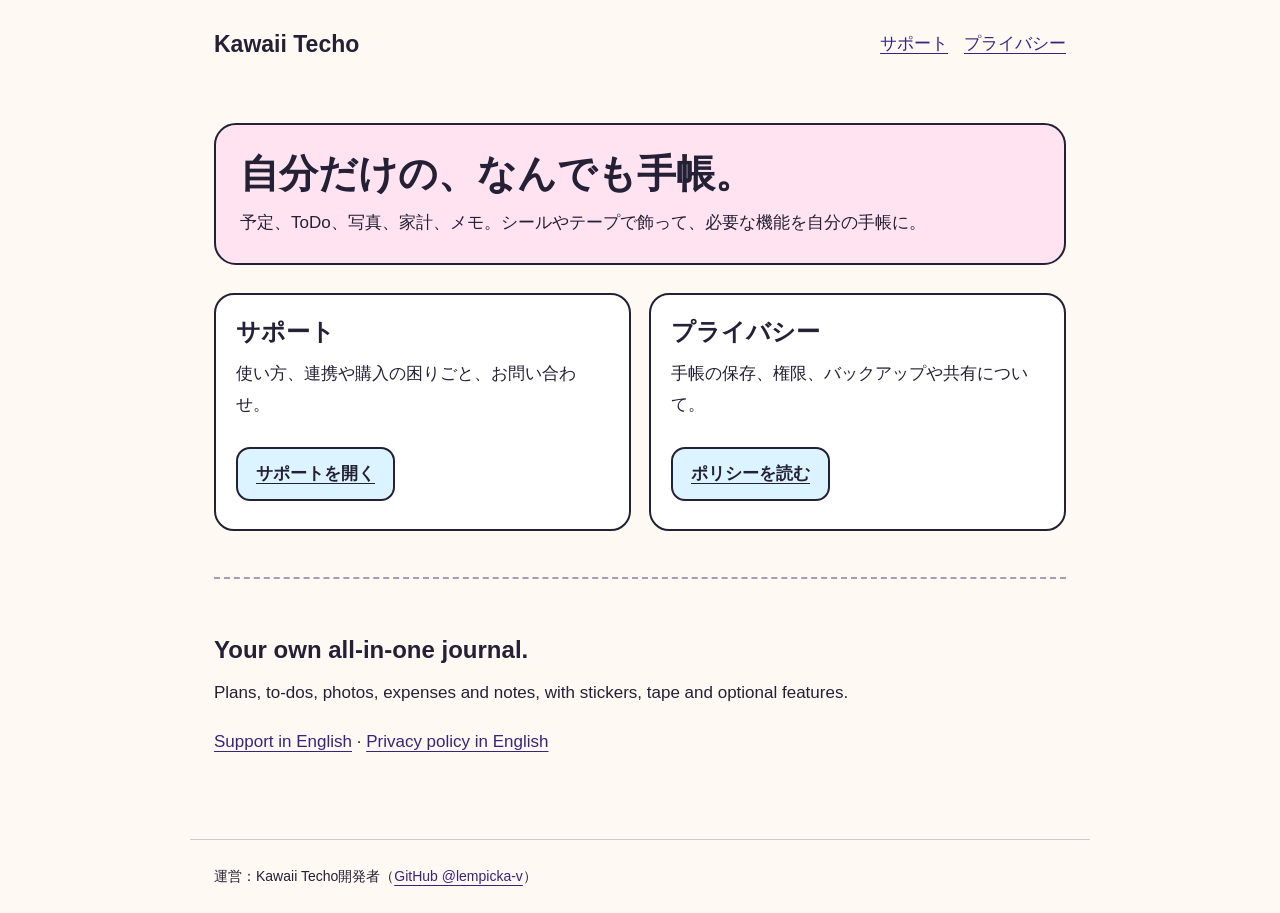
<file: index.html>
<!doctype html>
<html lang="ja"><head><meta charset="utf-8"><meta name="viewport" content="width=device-width, initial-scale=1"><title>Kawaii Techo | サポートとプライバシー</title><meta name="description" content="Kawaii Techoの使い方、お問い合わせ、プライバシーポリシー。"><link rel="stylesheet" href="styles.css"></head>
<body><header><a class="brand" href="./">Kawaii Techo</a><nav aria-label="ページ"><a href="support/">サポート</a><a href="privacy/">プライバシー</a></nav></header><main>
<div class="hero"><h1>自分だけの、なんでも手帳。</h1><p>予定、ToDo、写真、家計、メモ。シールやテープで飾って、必要な機能を自分の手帳に。</p></div>
<div class="cards"><section class="card"><h2>サポート</h2><p>使い方、連携や購入の困りごと、お問い合わせ。</p><a class="button" href="support/">サポートを開く</a></section><section class="card"><h2>プライバシー</h2><p>手帳の保存、権限、バックアップや共有について。</p><a class="button" href="privacy/">ポリシーを読む</a></section></div>
<section lang="en" class="english"><h2>Your own all-in-one journal.</h2><p>Plans, to-dos, photos, expenses and notes, with stickers, tape and optional features.</p><p><a href="support/#en">Support in English</a> · <a href="privacy/#en">Privacy policy in English</a></p></section>
</main><footer>運営：Kawaii Techo開発者（<a href="https://github.com/lempicka-v">GitHub @lempicka-v</a>）</footer></body></html>
</file>
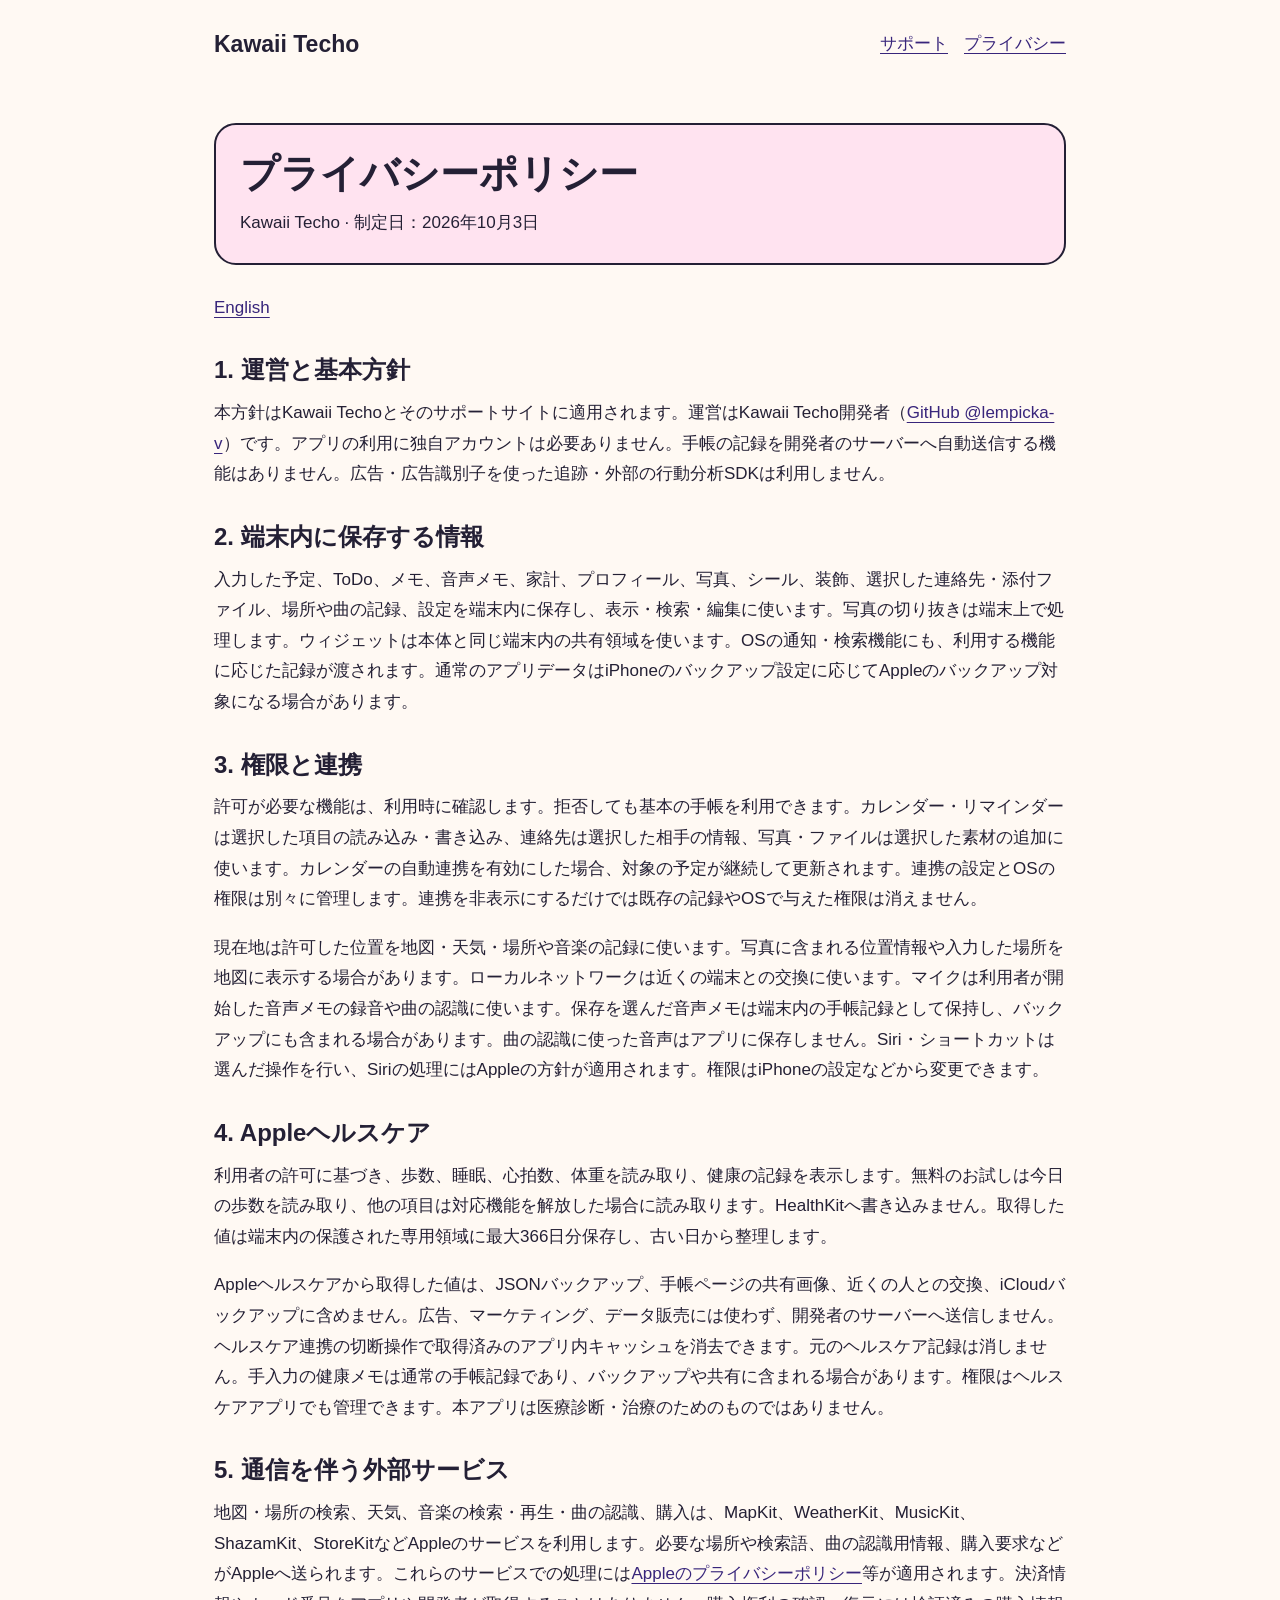
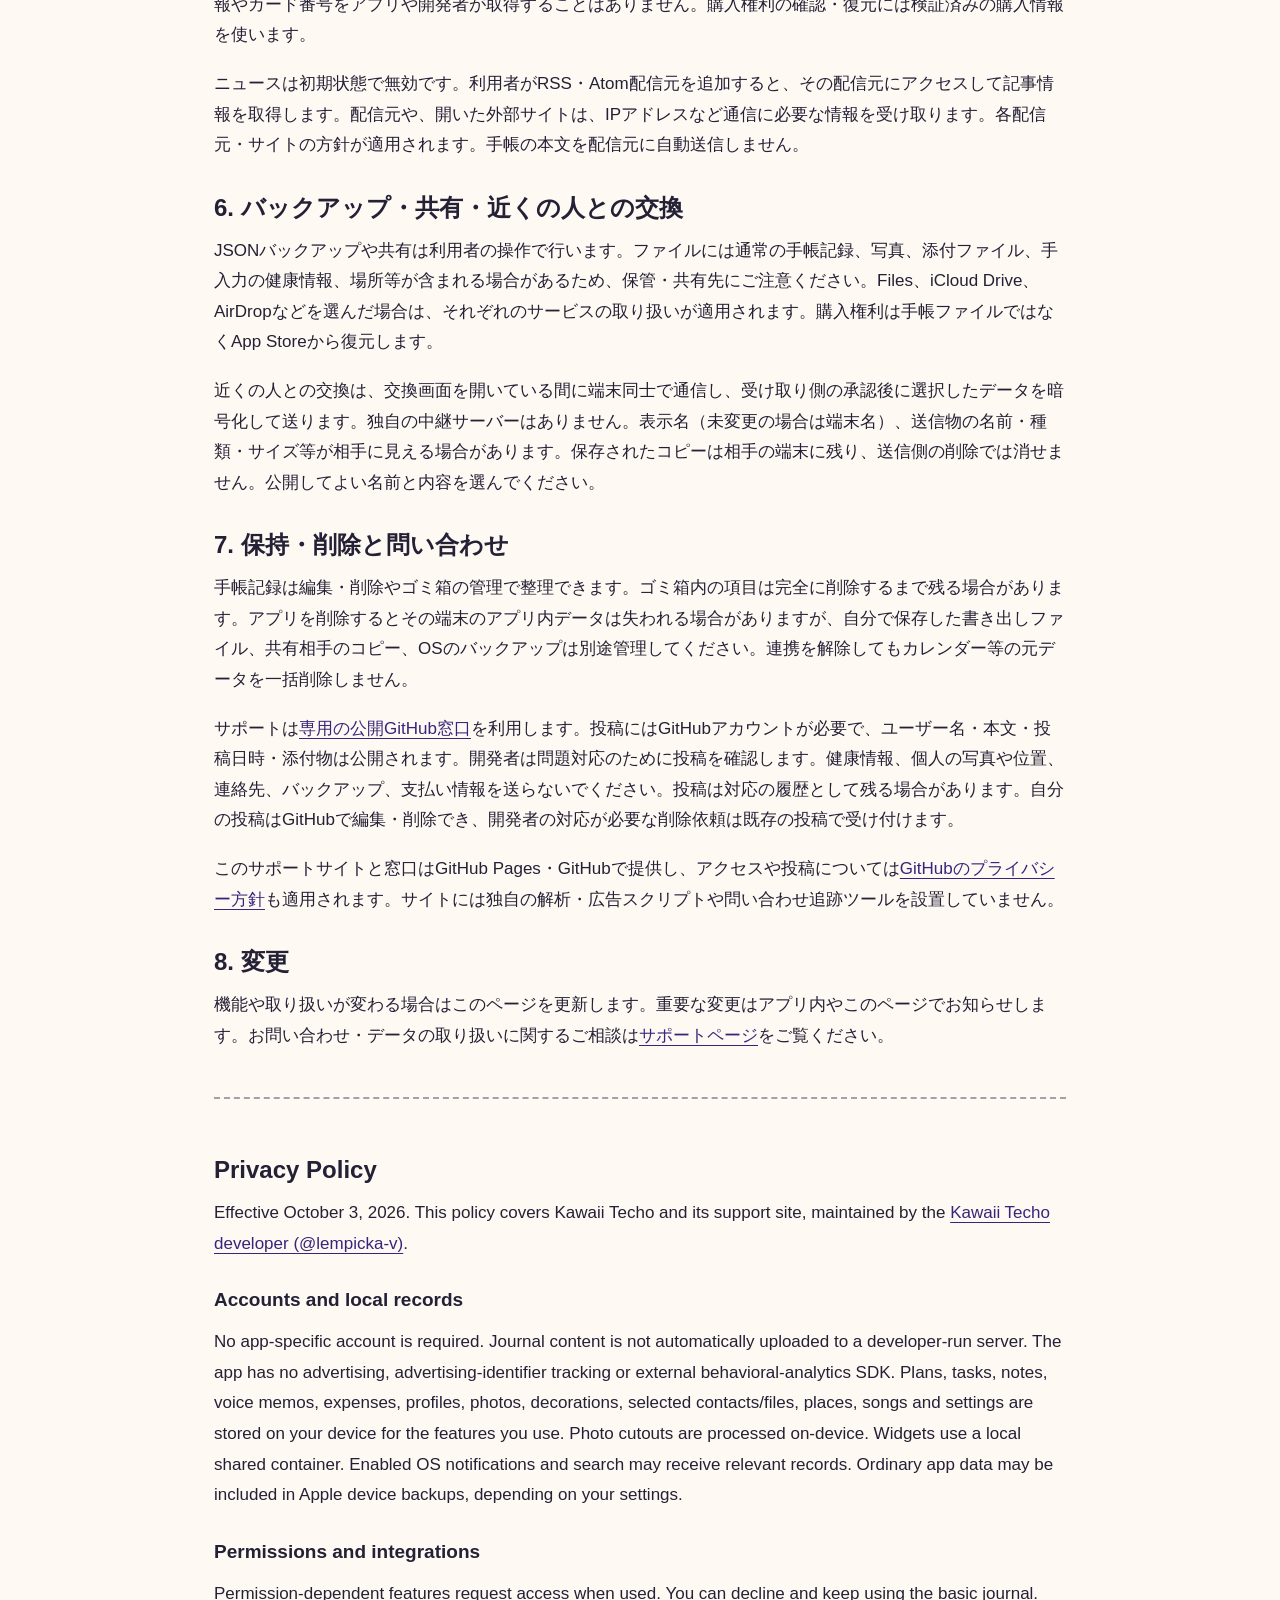
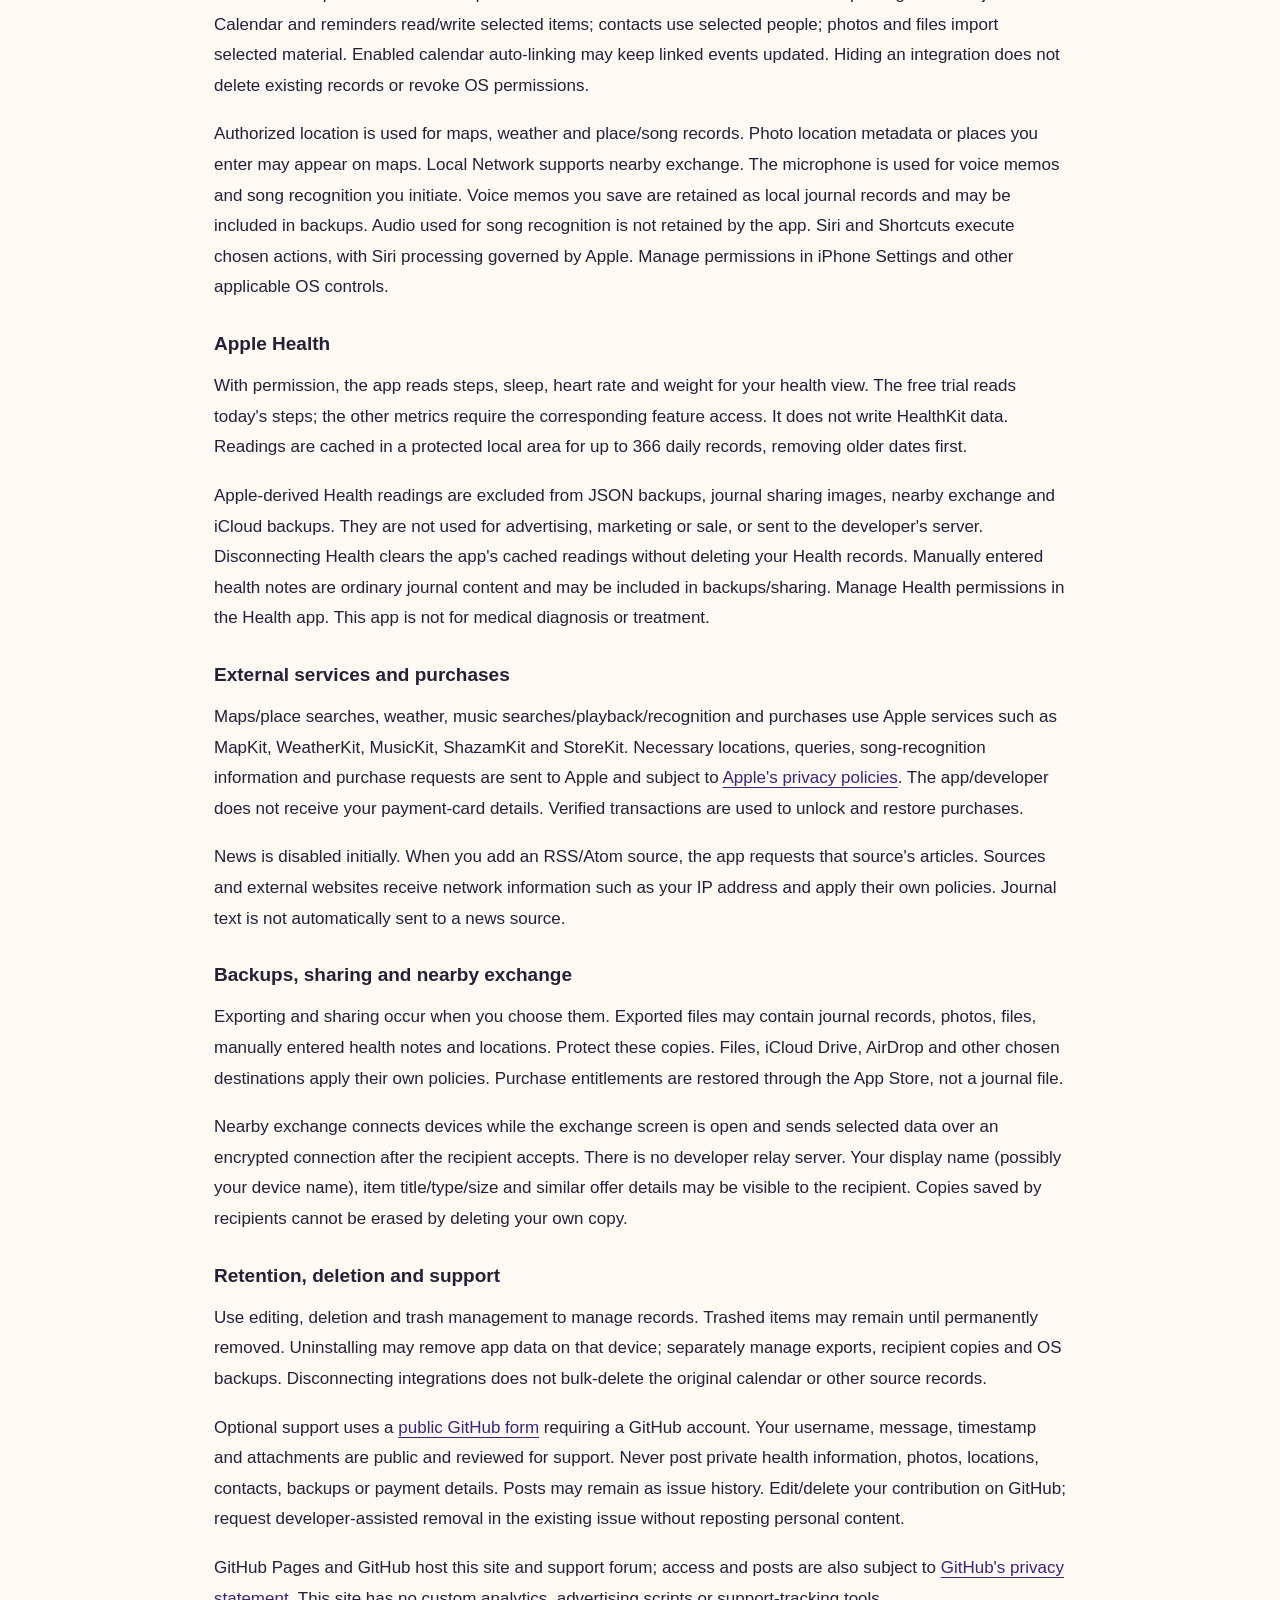
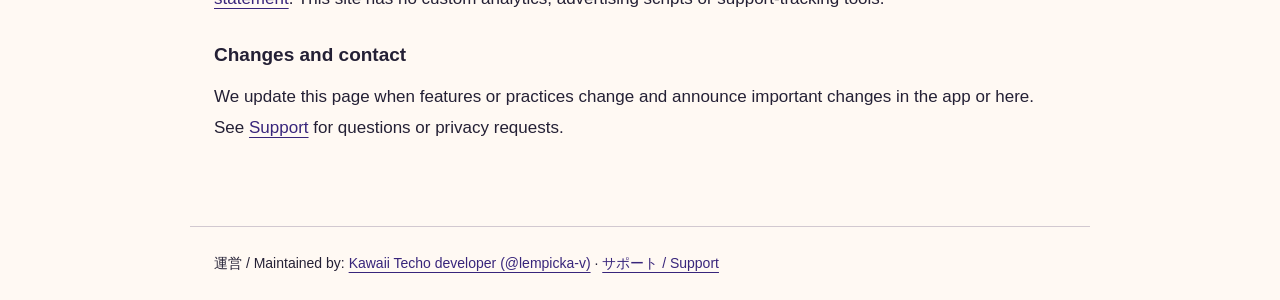
<file: privacy/index.html>
<!doctype html>
<html lang="ja"><head><meta charset="utf-8"><meta name="viewport" content="width=device-width, initial-scale=1"><title>Kawaii Techo プライバシーポリシー / Privacy Policy</title><meta name="description" content="Kawaii Techoのデータ保存、ヘルスケア、権限、共有、購入とお問い合わせに関する方針。"><link rel="stylesheet" href="../styles.css"></head>
<body><header><a class="brand" href="../">Kawaii Techo</a><nav aria-label="ページ"><a href="../support/">サポート</a><a href="./">プライバシー</a></nav></header><main>
<div class="hero"><h1>プライバシーポリシー</h1><p>Kawaii Techo · 制定日：2026年10月3日</p></div><p class="language"><a href="#en" lang="en">English</a></p>
<h2>1. 運営と基本方針</h2><p>本方針はKawaii Techoとそのサポートサイトに適用されます。運営はKawaii Techo開発者（<a href="https://github.com/lempicka-v">GitHub @lempicka-v</a>）です。アプリの利用に独自アカウントは必要ありません。手帳の記録を開発者のサーバーへ自動送信する機能はありません。広告・広告識別子を使った追跡・外部の行動分析SDKは利用しません。</p>
<h2>2. 端末内に保存する情報</h2><p>入力した予定、ToDo、メモ、音声メモ、家計、プロフィール、写真、シール、装飾、選択した連絡先・添付ファイル、場所や曲の記録、設定を端末内に保存し、表示・検索・編集に使います。写真の切り抜きは端末上で処理します。ウィジェットは本体と同じ端末内の共有領域を使います。OSの通知・検索機能にも、利用する機能に応じた記録が渡されます。通常のアプリデータはiPhoneのバックアップ設定に応じてAppleのバックアップ対象になる場合があります。</p>
<h2>3. 権限と連携</h2><p>許可が必要な機能は、利用時に確認します。拒否しても基本の手帳を利用できます。カレンダー・リマインダーは選択した項目の読み込み・書き込み、連絡先は選択した相手の情報、写真・ファイルは選択した素材の追加に使います。カレンダーの自動連携を有効にした場合、対象の予定が継続して更新されます。連携の設定とOSの権限は別々に管理します。連携を非表示にするだけでは既存の記録やOSで与えた権限は消えません。</p>
<p>現在地は許可した位置を地図・天気・場所や音楽の記録に使います。写真に含まれる位置情報や入力した場所を地図に表示する場合があります。ローカルネットワークは近くの端末との交換に使います。マイクは利用者が開始した音声メモの録音や曲の認識に使います。保存を選んだ音声メモは端末内の手帳記録として保持し、バックアップにも含まれる場合があります。曲の認識に使った音声はアプリに保存しません。Siri・ショートカットは選んだ操作を行い、Siriの処理にはAppleの方針が適用されます。権限はiPhoneの設定などから変更できます。</p>
<h2>4. Appleヘルスケア</h2><p>利用者の許可に基づき、歩数、睡眠、心拍数、体重を読み取り、健康の記録を表示します。無料のお試しは今日の歩数を読み取り、他の項目は対応機能を解放した場合に読み取ります。HealthKitへ書き込みません。取得した値は端末内の保護された専用領域に最大366日分保存し、古い日から整理します。</p>
<p>Appleヘルスケアから取得した値は、JSONバックアップ、手帳ページの共有画像、近くの人との交換、iCloudバックアップに含めません。広告、マーケティング、データ販売には使わず、開発者のサーバーへ送信しません。ヘルスケア連携の切断操作で取得済みのアプリ内キャッシュを消去できます。元のヘルスケア記録は消しません。手入力の健康メモは通常の手帳記録であり、バックアップや共有に含まれる場合があります。権限はヘルスケアアプリでも管理できます。本アプリは医療診断・治療のためのものではありません。</p>
<h2>5. 通信を伴う外部サービス</h2><p>地図・場所の検索、天気、音楽の検索・再生・曲の認識、購入は、MapKit、WeatherKit、MusicKit、ShazamKit、StoreKitなどAppleのサービスを利用します。必要な場所や検索語、曲の認識用情報、購入要求などがAppleへ送られます。これらのサービスでの処理には<a href="https://www.apple.com/legal/privacy/">Appleのプライバシーポリシー</a>等が適用されます。決済情報やカード番号をアプリや開発者が取得することはありません。購入権利の確認・復元には検証済みの購入情報を使います。</p>
<p>ニュースは初期状態で無効です。利用者がRSS・Atom配信元を追加すると、その配信元にアクセスして記事情報を取得します。配信元や、開いた外部サイトは、IPアドレスなど通信に必要な情報を受け取ります。各配信元・サイトの方針が適用されます。手帳の本文を配信元に自動送信しません。</p>
<h2>6. バックアップ・共有・近くの人との交換</h2><p>JSONバックアップや共有は利用者の操作で行います。ファイルには通常の手帳記録、写真、添付ファイル、手入力の健康情報、場所等が含まれる場合があるため、保管・共有先にご注意ください。Files、iCloud Drive、AirDropなどを選んだ場合は、それぞれのサービスの取り扱いが適用されます。購入権利は手帳ファイルではなくApp Storeから復元します。</p>
<p>近くの人との交換は、交換画面を開いている間に端末同士で通信し、受け取り側の承認後に選択したデータを暗号化して送ります。独自の中継サーバーはありません。表示名（未変更の場合は端末名）、送信物の名前・種類・サイズ等が相手に見える場合があります。保存されたコピーは相手の端末に残り、送信側の削除では消せません。公開してよい名前と内容を選んでください。</p>
<h2>7. 保持・削除と問い合わせ</h2><p>手帳記録は編集・削除やゴミ箱の管理で整理できます。ゴミ箱内の項目は完全に削除するまで残る場合があります。アプリを削除するとその端末のアプリ内データは失われる場合がありますが、自分で保存した書き出しファイル、共有相手のコピー、OSのバックアップは別途管理してください。連携を解除してもカレンダー等の元データを一括削除しません。</p>
<p>サポートは<a href="../support/">専用の公開GitHub窓口</a>を利用します。投稿にはGitHubアカウントが必要で、ユーザー名・本文・投稿日時・添付物は公開されます。開発者は問題対応のために投稿を確認します。健康情報、個人の写真や位置、連絡先、バックアップ、支払い情報を送らないでください。投稿は対応の履歴として残る場合があります。自分の投稿はGitHubで編集・削除でき、開発者の対応が必要な削除依頼は既存の投稿で受け付けます。</p>
<p>このサポートサイトと窓口はGitHub Pages・GitHubで提供し、アクセスや投稿については<a href="https://docs.github.com/en/site-policy/privacy-policies/github-general-privacy-statement">GitHubのプライバシー方針</a>も適用されます。サイトには独自の解析・広告スクリプトや問い合わせ追跡ツールを設置していません。</p>
<h2>8. 変更</h2><p>機能や取り扱いが変わる場合はこのページを更新します。重要な変更はアプリ内やこのページでお知らせします。お問い合わせ・データの取り扱いに関するご相談は<a href="../support/">サポートページ</a>をご覧ください。</p>
<section lang="en" id="en" class="english"><h2>Privacy Policy</h2><p>Effective October 3, 2026. This policy covers Kawaii Techo and its support site, maintained by the <a href="https://github.com/lempicka-v">Kawaii Techo developer (@lempicka-v)</a>.</p>
<h3>Accounts and local records</h3><p>No app-specific account is required. Journal content is not automatically uploaded to a developer-run server. The app has no advertising, advertising-identifier tracking or external behavioral-analytics SDK. Plans, tasks, notes, voice memos, expenses, profiles, photos, decorations, selected contacts/files, places, songs and settings are stored on your device for the features you use. Photo cutouts are processed on-device. Widgets use a local shared container. Enabled OS notifications and search may receive relevant records. Ordinary app data may be included in Apple device backups, depending on your settings.</p>
<h3>Permissions and integrations</h3><p>Permission-dependent features request access when used. You can decline and keep using the basic journal. Calendar and reminders read/write selected items; contacts use selected people; photos and files import selected material. Enabled calendar auto-linking may keep linked events updated. Hiding an integration does not delete existing records or revoke OS permissions.</p><p>Authorized location is used for maps, weather and place/song records. Photo location metadata or places you enter may appear on maps. Local Network supports nearby exchange. The microphone is used for voice memos and song recognition you initiate. Voice memos you save are retained as local journal records and may be included in backups. Audio used for song recognition is not retained by the app. Siri and Shortcuts execute chosen actions, with Siri processing governed by Apple. Manage permissions in iPhone Settings and other applicable OS controls.</p>
<h3>Apple Health</h3><p>With permission, the app reads steps, sleep, heart rate and weight for your health view. The free trial reads today's steps; the other metrics require the corresponding feature access. It does not write HealthKit data. Readings are cached in a protected local area for up to 366 daily records, removing older dates first.</p><p>Apple-derived Health readings are excluded from JSON backups, journal sharing images, nearby exchange and iCloud backups. They are not used for advertising, marketing or sale, or sent to the developer's server. Disconnecting Health clears the app's cached readings without deleting your Health records. Manually entered health notes are ordinary journal content and may be included in backups/sharing. Manage Health permissions in the Health app. This app is not for medical diagnosis or treatment.</p>
<h3>External services and purchases</h3><p>Maps/place searches, weather, music searches/playback/recognition and purchases use Apple services such as MapKit, WeatherKit, MusicKit, ShazamKit and StoreKit. Necessary locations, queries, song-recognition information and purchase requests are sent to Apple and subject to <a href="https://www.apple.com/legal/privacy/">Apple's privacy policies</a>. The app/developer does not receive your payment-card details. Verified transactions are used to unlock and restore purchases.</p><p>News is disabled initially. When you add an RSS/Atom source, the app requests that source's articles. Sources and external websites receive network information such as your IP address and apply their own policies. Journal text is not automatically sent to a news source.</p>
<h3>Backups, sharing and nearby exchange</h3><p>Exporting and sharing occur when you choose them. Exported files may contain journal records, photos, files, manually entered health notes and locations. Protect these copies. Files, iCloud Drive, AirDrop and other chosen destinations apply their own policies. Purchase entitlements are restored through the App Store, not a journal file.</p><p>Nearby exchange connects devices while the exchange screen is open and sends selected data over an encrypted connection after the recipient accepts. There is no developer relay server. Your display name (possibly your device name), item title/type/size and similar offer details may be visible to the recipient. Copies saved by recipients cannot be erased by deleting your own copy.</p>
<h3>Retention, deletion and support</h3><p>Use editing, deletion and trash management to manage records. Trashed items may remain until permanently removed. Uninstalling may remove app data on that device; separately manage exports, recipient copies and OS backups. Disconnecting integrations does not bulk-delete the original calendar or other source records.</p><p>Optional support uses a <a href="../support/#en">public GitHub form</a> requiring a GitHub account. Your username, message, timestamp and attachments are public and reviewed for support. Never post private health information, photos, locations, contacts, backups or payment details. Posts may remain as issue history. Edit/delete your contribution on GitHub; request developer-assisted removal in the existing issue without reposting personal content.</p><p>GitHub Pages and GitHub host this site and support forum; access and posts are also subject to <a href="https://docs.github.com/en/site-policy/privacy-policies/github-general-privacy-statement">GitHub's privacy statement</a>. This site has no custom analytics, advertising scripts or support-tracking tools.</p>
<h3>Changes and contact</h3><p>We update this page when features or practices change and announce important changes in the app or here. See <a href="../support/#en">Support</a> for questions or privacy requests.</p></section>
</main><footer>運営 / Maintained by: <a href="https://github.com/lempicka-v">Kawaii Techo developer (@lempicka-v)</a> · <a href="../support/">サポート / Support</a></footer></body></html>
</file>
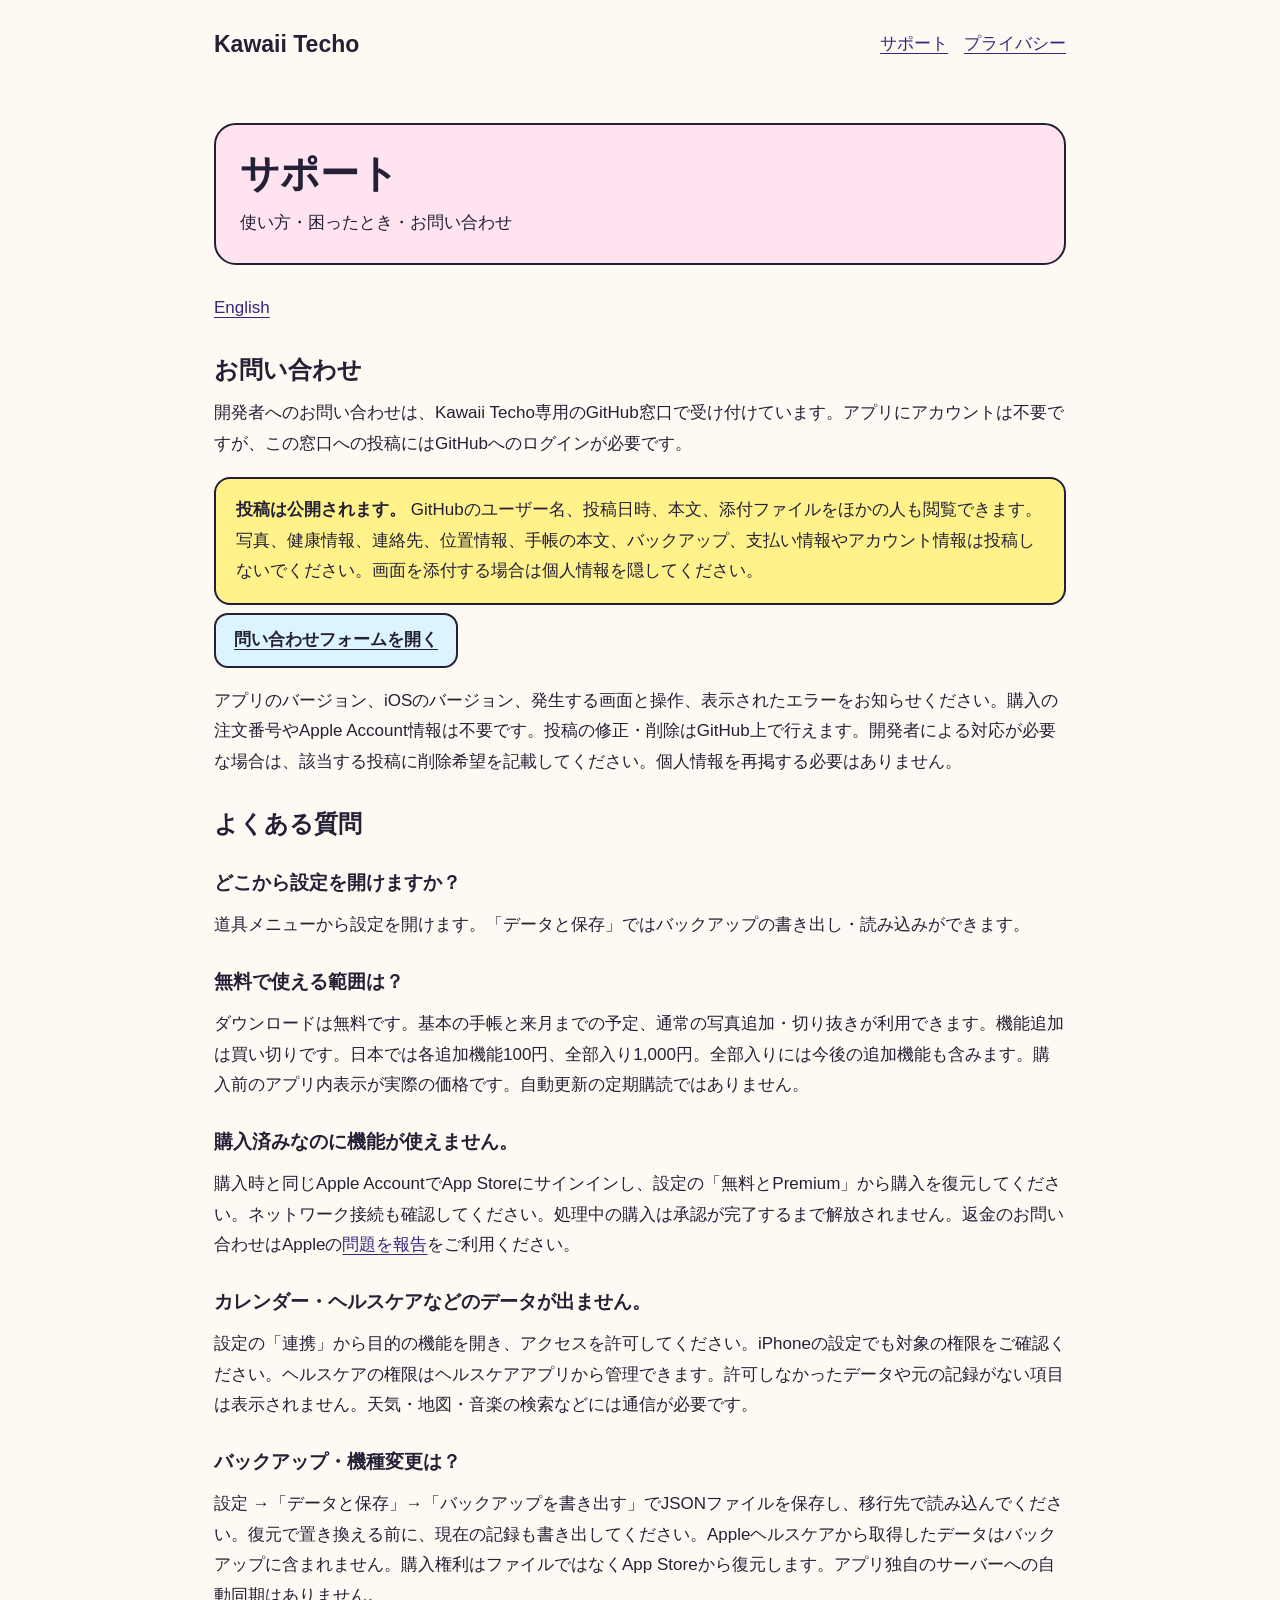
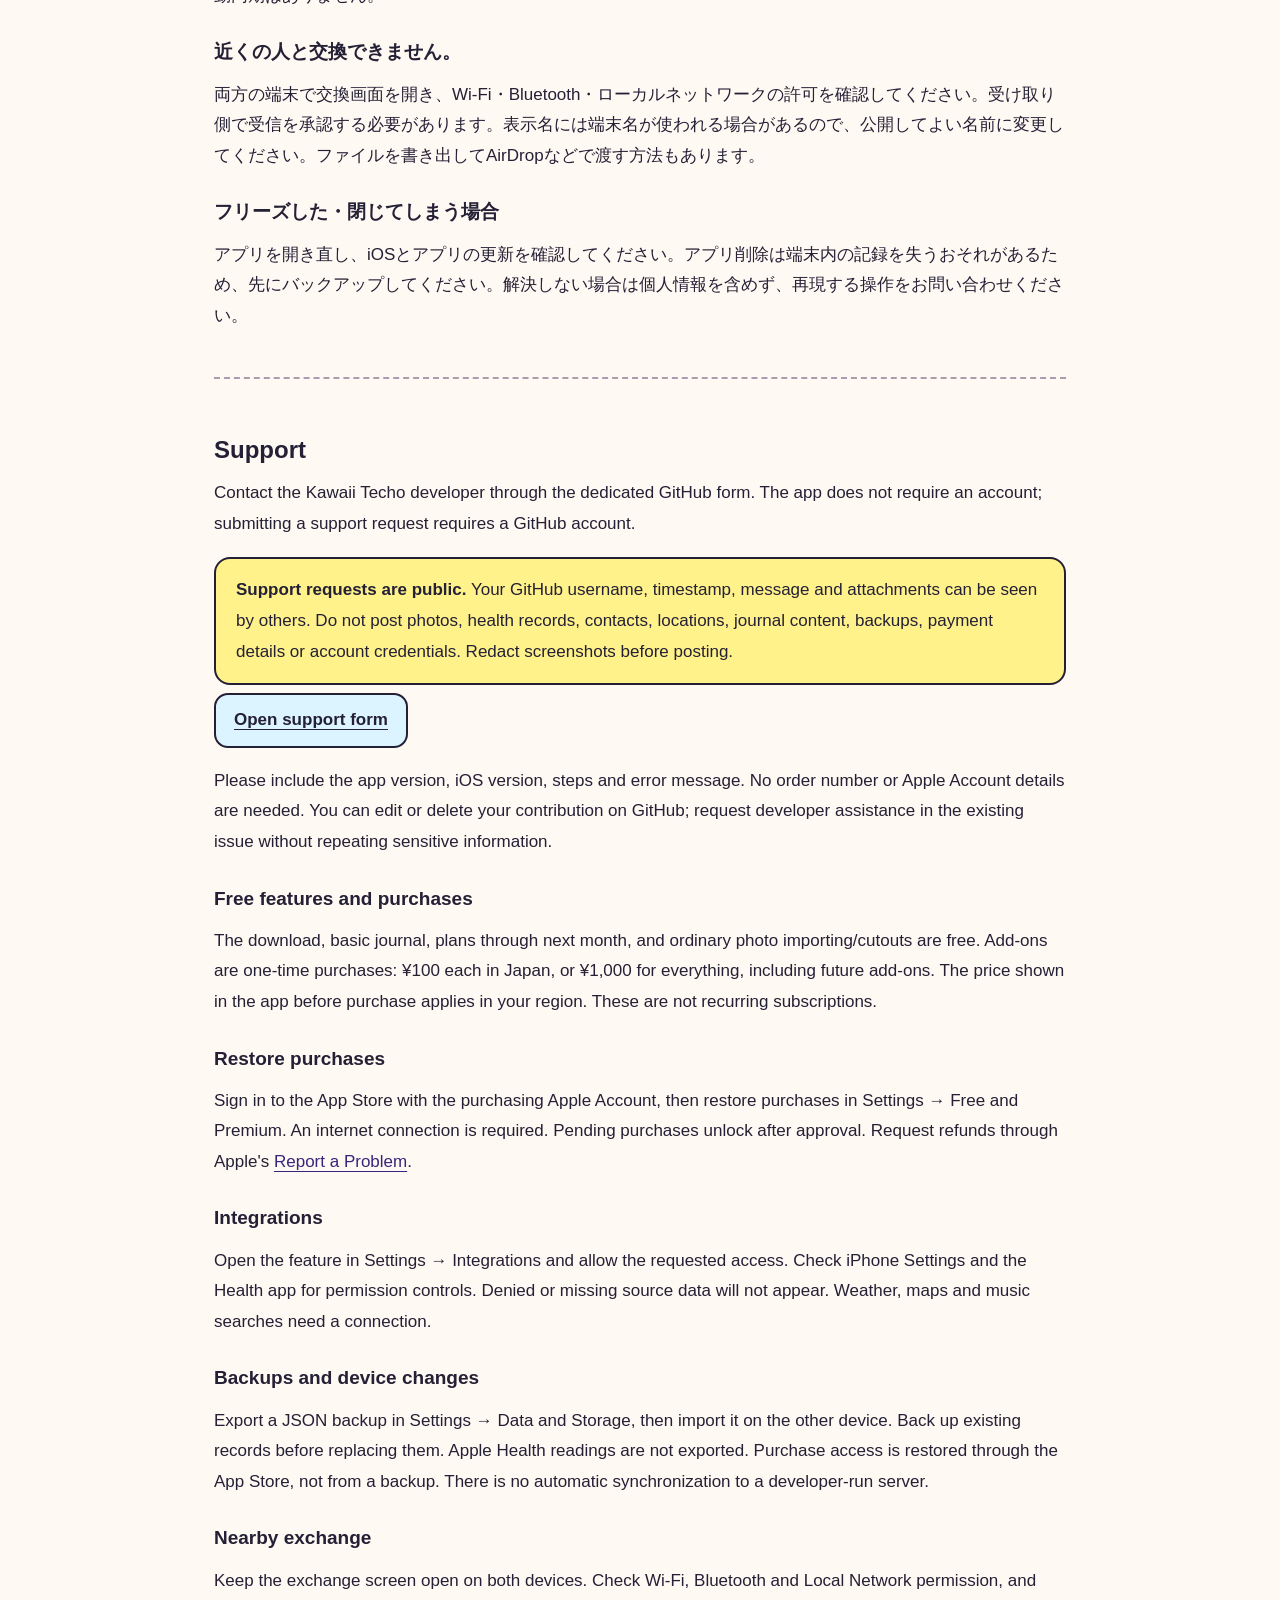
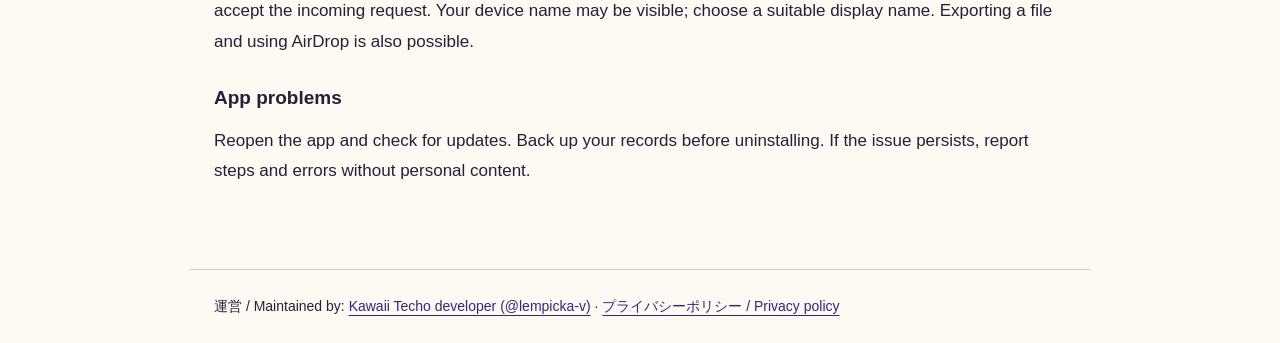
<file: support/index.html>
<!doctype html>
<html lang="ja"><head><meta charset="utf-8"><meta name="viewport" content="width=device-width, initial-scale=1"><title>Kawaii Techo サポート / Support</title><meta name="description" content="Kawaii Techoのヘルプ、購入の復元、連携、バックアップとお問い合わせ。"><link rel="stylesheet" href="../styles.css"></head>
<body><header><a class="brand" href="../">Kawaii Techo</a><nav aria-label="ページ"><a href="./">サポート</a><a href="../privacy/">プライバシー</a></nav></header><main>
<div class="hero"><h1>サポート</h1><p>使い方・困ったとき・お問い合わせ</p></div><p class="language"><a href="#en" lang="en">English</a></p>
<h2>お問い合わせ</h2><p>開発者へのお問い合わせは、Kawaii Techo専用のGitHub窓口で受け付けています。アプリにアカウントは不要ですが、この窓口への投稿にはGitHubへのログインが必要です。</p>
<div class="notice"><strong>投稿は公開されます。</strong> GitHubのユーザー名、投稿日時、本文、添付ファイルをほかの人も閲覧できます。写真、健康情報、連絡先、位置情報、手帳の本文、バックアップ、支払い情報やアカウント情報は投稿しないでください。画面を添付する場合は個人情報を隠してください。</div>
<a class="button" href="https://github.com/lempicka-v/kawaii-techo-support/issues/new?template=support.yml">問い合わせフォームを開く</a>
<p>アプリのバージョン、iOSのバージョン、発生する画面と操作、表示されたエラーをお知らせください。購入の注文番号やApple Account情報は不要です。投稿の修正・削除はGitHub上で行えます。開発者による対応が必要な場合は、該当する投稿に削除希望を記載してください。個人情報を再掲する必要はありません。</p>
<h2>よくある質問</h2>
<h3>どこから設定を開けますか？</h3><p>道具メニューから設定を開けます。「データと保存」ではバックアップの書き出し・読み込みができます。</p>
<h3>無料で使える範囲は？</h3><p>ダウンロードは無料です。基本の手帳と来月までの予定、通常の写真追加・切り抜きが利用できます。機能追加は買い切りです。日本では各追加機能100円、全部入り1,000円。全部入りには今後の追加機能も含みます。購入前のアプリ内表示が実際の価格です。自動更新の定期購読ではありません。</p>
<h3>購入済みなのに機能が使えません。</h3><p>購入時と同じApple AccountでApp Storeにサインインし、設定の「無料とPremium」から購入を復元してください。ネットワーク接続も確認してください。処理中の購入は承認が完了するまで解放されません。返金のお問い合わせはAppleの<a href="https://reportaproblem.apple.com/">問題を報告</a>をご利用ください。</p>
<h3>カレンダー・ヘルスケアなどのデータが出ません。</h3><p>設定の「連携」から目的の機能を開き、アクセスを許可してください。iPhoneの設定でも対象の権限をご確認ください。ヘルスケアの権限はヘルスケアアプリから管理できます。許可しなかったデータや元の記録がない項目は表示されません。天気・地図・音楽の検索などには通信が必要です。</p>
<h3>バックアップ・機種変更は？</h3><p>設定 →「データと保存」→「バックアップを書き出す」でJSONファイルを保存し、移行先で読み込んでください。復元で置き換える前に、現在の記録も書き出してください。Appleヘルスケアから取得したデータはバックアップに含まれません。購入権利はファイルではなくApp Storeから復元します。アプリ独自のサーバーへの自動同期はありません。</p>
<h3>近くの人と交換できません。</h3><p>両方の端末で交換画面を開き、Wi-Fi・Bluetooth・ローカルネットワークの許可を確認してください。受け取り側で受信を承認する必要があります。表示名には端末名が使われる場合があるので、公開してよい名前に変更してください。ファイルを書き出してAirDropなどで渡す方法もあります。</p>
<h3>フリーズした・閉じてしまう場合</h3><p>アプリを開き直し、iOSとアプリの更新を確認してください。アプリ削除は端末内の記録を失うおそれがあるため、先にバックアップしてください。解決しない場合は個人情報を含めず、再現する操作をお問い合わせください。</p>
<section lang="en" id="en" class="english"><h2>Support</h2><p>Contact the Kawaii Techo developer through the dedicated GitHub form. The app does not require an account; submitting a support request requires a GitHub account.</p>
<div class="notice"><strong>Support requests are public.</strong> Your GitHub username, timestamp, message and attachments can be seen by others. Do not post photos, health records, contacts, locations, journal content, backups, payment details or account credentials. Redact screenshots before posting.</div>
<a class="button" href="https://github.com/lempicka-v/kawaii-techo-support/issues/new?template=support.yml">Open support form</a><p>Please include the app version, iOS version, steps and error message. No order number or Apple Account details are needed. You can edit or delete your contribution on GitHub; request developer assistance in the existing issue without repeating sensitive information.</p>
<h3>Free features and purchases</h3><p>The download, basic journal, plans through next month, and ordinary photo importing/cutouts are free. Add-ons are one-time purchases: ¥100 each in Japan, or ¥1,000 for everything, including future add-ons. The price shown in the app before purchase applies in your region. These are not recurring subscriptions.</p>
<h3>Restore purchases</h3><p>Sign in to the App Store with the purchasing Apple Account, then restore purchases in Settings → Free and Premium. An internet connection is required. Pending purchases unlock after approval. Request refunds through Apple's <a href="https://reportaproblem.apple.com/">Report a Problem</a>.</p>
<h3>Integrations</h3><p>Open the feature in Settings → Integrations and allow the requested access. Check iPhone Settings and the Health app for permission controls. Denied or missing source data will not appear. Weather, maps and music searches need a connection.</p>
<h3>Backups and device changes</h3><p>Export a JSON backup in Settings → Data and Storage, then import it on the other device. Back up existing records before replacing them. Apple Health readings are not exported. Purchase access is restored through the App Store, not from a backup. There is no automatic synchronization to a developer-run server.</p>
<h3>Nearby exchange</h3><p>Keep the exchange screen open on both devices. Check Wi-Fi, Bluetooth and Local Network permission, and accept the incoming request. Your device name may be visible; choose a suitable display name. Exporting a file and using AirDrop is also possible.</p>
<h3>App problems</h3><p>Reopen the app and check for updates. Back up your records before uninstalling. If the issue persists, report steps and errors without personal content.</p></section>
</main><footer>運営 / Maintained by: <a href="https://github.com/lempicka-v">Kawaii Techo developer (@lempicka-v)</a> · <a href="../privacy/">プライバシーポリシー / Privacy policy</a></footer></body></html>
</file>
<file: styles.css>
:root { color-scheme: light; --ink:#242035; --pink:#ffe3f0; --sky:#dcf4ff; --yellow:#fff28a; }
* { box-sizing:border-box; }
html { scroll-behavior:smooth; }
body { margin:0; color:var(--ink); background:#fff9f3; font:17px/1.8 -apple-system,BlinkMacSystemFont,"Helvetica Neue",sans-serif; }
header,main,footer { max-width:900px; margin:auto; padding:24px; }
header { display:flex; flex-wrap:wrap; align-items:center; justify-content:space-between; gap:14px; }
nav { display:flex; flex-wrap:wrap; gap:16px; }
a { color:#38257b; text-underline-offset:4px; overflow-wrap:anywhere; }
a:hover { color:#8a245c; }
a:focus-visible { outline:3px solid #006da9; outline-offset:4px; }
.brand { font-weight:850; font-size:23px; color:var(--ink); text-decoration:none; }
.hero { background:var(--pink); border:2px solid var(--ink); border-radius:22px; padding:24px; margin:10px 0 28px; }
.hero h1 { margin:0 0 8px; font-size:clamp(26px,6vw,39px); line-height:1.3; }
.hero p { margin:0; }
h2 { font-size:24px; margin:30px 0 10px; line-height:1.45; }
h3 { font-size:19px; margin:24px 0 8px; }
p,ul { margin:10px 0 18px; }
.notice { padding:16px 20px; background:var(--yellow); border:2px solid var(--ink); border-radius:16px; }
.button { display:inline-block; padding:10px 18px; margin:8px 8px 8px 0; border:2px solid var(--ink); border-radius:14px; background:var(--sky); color:var(--ink); font-weight:750; }
.cards { display:grid; grid-template-columns:repeat(auto-fit,minmax(230px,1fr)); gap:18px; }
.card { border:2px solid var(--ink); border-radius:20px; padding:20px; background:white; }
.card h2 { margin:0 0 10px; }
.language { margin:0 0 22px; }
.english { border-top:2px dashed #a99dad; margin-top:46px; padding-top:24px; }
footer { font-size:14px; border-top:1px solid #d2c9d0; margin-top:40px; }
@media (prefers-reduced-motion:reduce) { html { scroll-behavior:auto; } }
</file>
